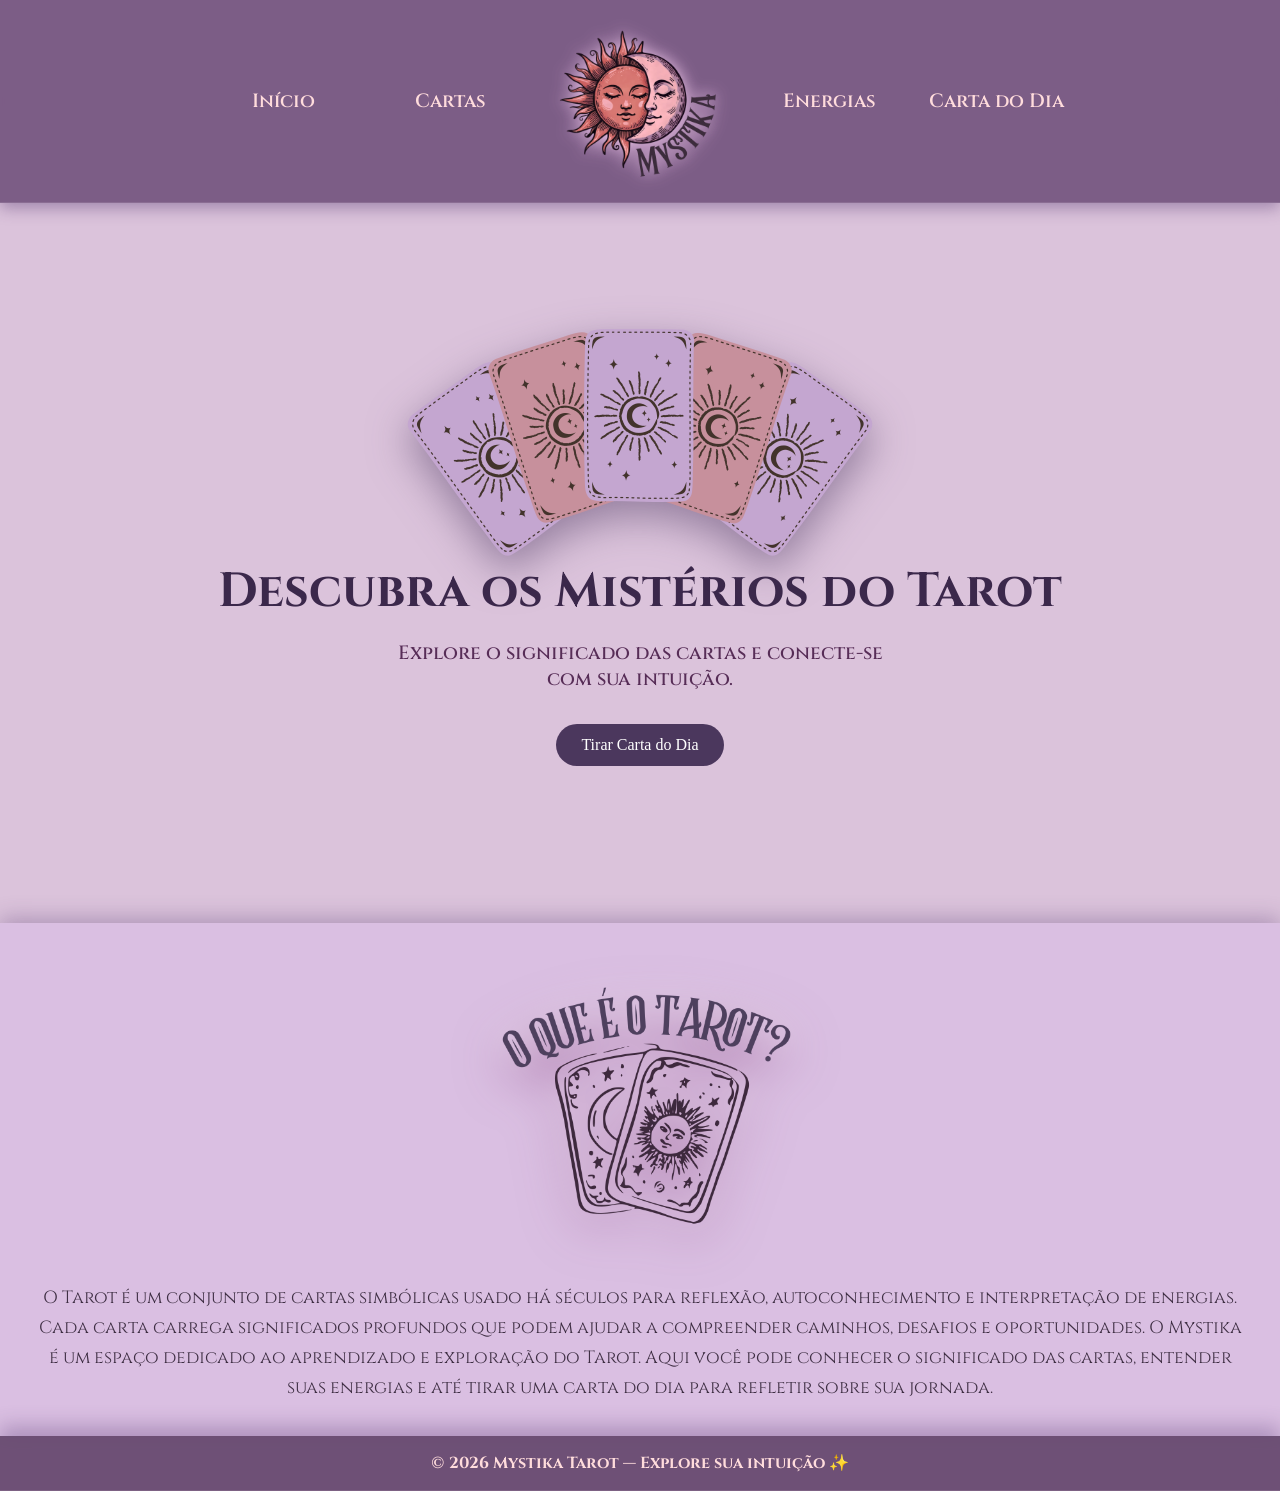
<file: index.html>
<!DOCTYPE html>
<html lang="en">

<head>

<meta charset="UTF-8">
<meta name="viewport" content="width=device-width, initial-scale=1.0">

<title>Mystika</title>

<link href="https://fonts.googleapis.com/css2?family=Cinzel&family=Playfair+Display&display=swap" rel="stylesheet">

<link rel="stylesheet" href="style.css">

</head>
<body>

<nav>


    <ul class="nav-links">
        <li><a href="index.html">Início</a></li>
        <li><a href="cartas.html">Cartas</a></li>

    <li class="logo">
    <img src="MystikaLogo.png" alt="Mystika Logo">
</li>

        <li><a href="energias.html">Energias</a></li>
        <li><a href="carta-do-dia.html">Carta do Dia</a></li>

    </ul>

</nav>

<script src="script.js"></script>

<section class="hero">


<img src="Tarot-Deck.png" alt="Baralho de Tarot" class="tarot-img">

<h1>Descubra os Mistérios do Tarot</h1>

<p>Explore o significado das cartas e conecte-se com sua intuição.</p>

<button class="btn" onclick="tirarCarta()">Tirar Carta do Dia</button>

<p id="resultado"></p>
</section>

<section class="about">

    
<img src="about.png" alt="O que é o Tarot?" class="about-img">

<p>
O Tarot é um conjunto de cartas simbólicas usado há séculos para reflexão,
autoconhecimento e interpretação de energias. Cada carta carrega significados
profundos que podem ajudar a compreender caminhos, desafios e oportunidades.
O Mystika é um espaço dedicado ao aprendizado e exploração do Tarot. Aqui você
pode conhecer o significado das cartas, entender suas energias e até tirar
uma carta do dia para refletir sobre sua jornada.
</p>

</section>


<footer>

<p>© 2026 Mystika Tarot — Explore sua intuição ✨</p>


</footer>



</body>

</html>
</file>
<file: style.css>
*{
    margin:0;
    padding:0;
    box-sizing:border-box;
}

body{
    font-family: "Cinzel", serif;
    background:#8f418f50;
    color:blueviolet;
}

nav {
    width: 100%;
    padding: 1rem 5%;
    background: rgba(255,255,255, 0.05);
    border-bottom: 1px solid rgba(255,255,255, 0.1);
    backdrop-filter: blur(50px);

    background-color: #6d4c78db;

    display: flex;
    align-items: center;
    justify-content: center;
    width:100%;
    padding:1rem 5%;
    box-shadow:0 5px 15px rgba(72, 43, 102, 0.4);

}

.logo {
    font-size: 1.8rem;
    font-weight: 710;
    color: #38bdf8;
    letter-spacing: 1px;
    margin-bottom: 40px;
    size: 10px;
    pointer-events:none;
    
    display:flex;
    justify-content:center;
    align-items:center;
    height:130px;
    display:block;
    filter: drop-shadow(0 0 8px #eec4e9);
}

.logo img{
    height:180px;
    width:auto;
}

.nav-links { 
    list-style: none;
    display: flex;
    gap: 2rem;
    display:flex;
    align-items:center;
    justify-content:center;

    list-style:none;
    display:grid;
    grid-template-columns: 1fr 1fr auto 1fr 1fr;
    text-align:center;
}

.nav-links li a {
    position: relative;
    font-size: 1.2rem;
    font-weight: 600;
    text-decoration: none;
    color: #ffdcdc;
    transition: 0.3s;
    
    
}

.nav-links li a:hover {
    color: #513651;
    text-shadow: 0 0 10px #976490;
}

.hero{
height:80vh;
display:flex;
flex-direction:column;
justify-content:center;
align-items:center;
text-align:center;
padding:2rem;

}

.hero h1{
font-size:3rem;
margin-bottom:1rem;
color:#3b284b;
}

.hero p{
font-size:1.2rem;
max-width:500px;
margin-bottom:2rem;
color: #572d57;
font-weight: 550;
}

.btn{
padding:12px 25px;
font-size:1rem;
border:none;
border-radius:30px;
background:#4b375d;
color:white;
cursor:pointer;
transition:0.3s;
margin-bottom: 70px;
font-family: 'Times New Roman', Times, serif;
}

.btn:hover{
background:#4a315f;
transform:scale(1.05);
}

.tarot-img{
width:500px;
margin-top: -60px;
margin-bottom:-140px;
filter: drop-shadow(0 15px 20px rgba(78, 57, 98, 0.5));
}

footer{
    text-align:center;
    width:100%;
    padding:1rem 5%;
    border-bottom:1px solid rgba(255,255,255,0.1);
    color:#ffdcdc;
    background-color:#5c3e66db;
    font-weight:700;
    display:flex;
    align-items:center;
    justify-content:center;
    box-shadow:0 -10px 20px rgba(72,43,102,0.3);
    }

.about{
background-color: #dabfe3db;
padding:2rem;
text-align:center;
line-height:1.7;
box-shadow:0 -5px 20px rgba(72,43,102,0.3);
}

.about-img{
width:320px;
filter: drop-shadow(0 15px 25px rgb(111, 24, 113))
        drop-shadow(0 0 15px rgb(255, 255, 255));
}


.about p{
font-size:1.1rem;

color:#3f2f44;
}

.cartas{
padding:4rem 2rem;
text-align:center;
}

.cartas-grid {
display: grid;
grid-template-columns: repeat(auto-fit, minmax(200px, 1fr));
gap: 30px;
padding: 40px;
}

.carta {
perspective: 1000px;
background: transparent;
}

.card-inner {
position: relative;
width: 100%;
height: 320px;
transform-style: preserve-3d;
transition: transform 0.8s;
}

.carta:hover .card-inner {
transform: rotateY(180deg);
}

.card-front,
.card-back {
position: absolute;
width: 100%;
height: 100%;
backface-visibility: hidden;
border-radius: 12px;
overflow: hidden;
}

.card-front img {
width: 100%;
height: 100%;
object-fit: cover;
display: block;
}

.card-back {
background: #472b4f;
color: white;
display: flex;
flex-direction: column;
justify-content: center;
align-items: center;
padding: 15px;
transform: rotateY(180deg);
text-align: center;
}

h1 {
font-family: 'Cinzel', serif;
font-size: 40px;
color: #46375e;
margin-bottom: 40px;
}

section {
padding: 80px 40px;
text-align: center;
color: rgb(117, 74, 74);
}
</file>
